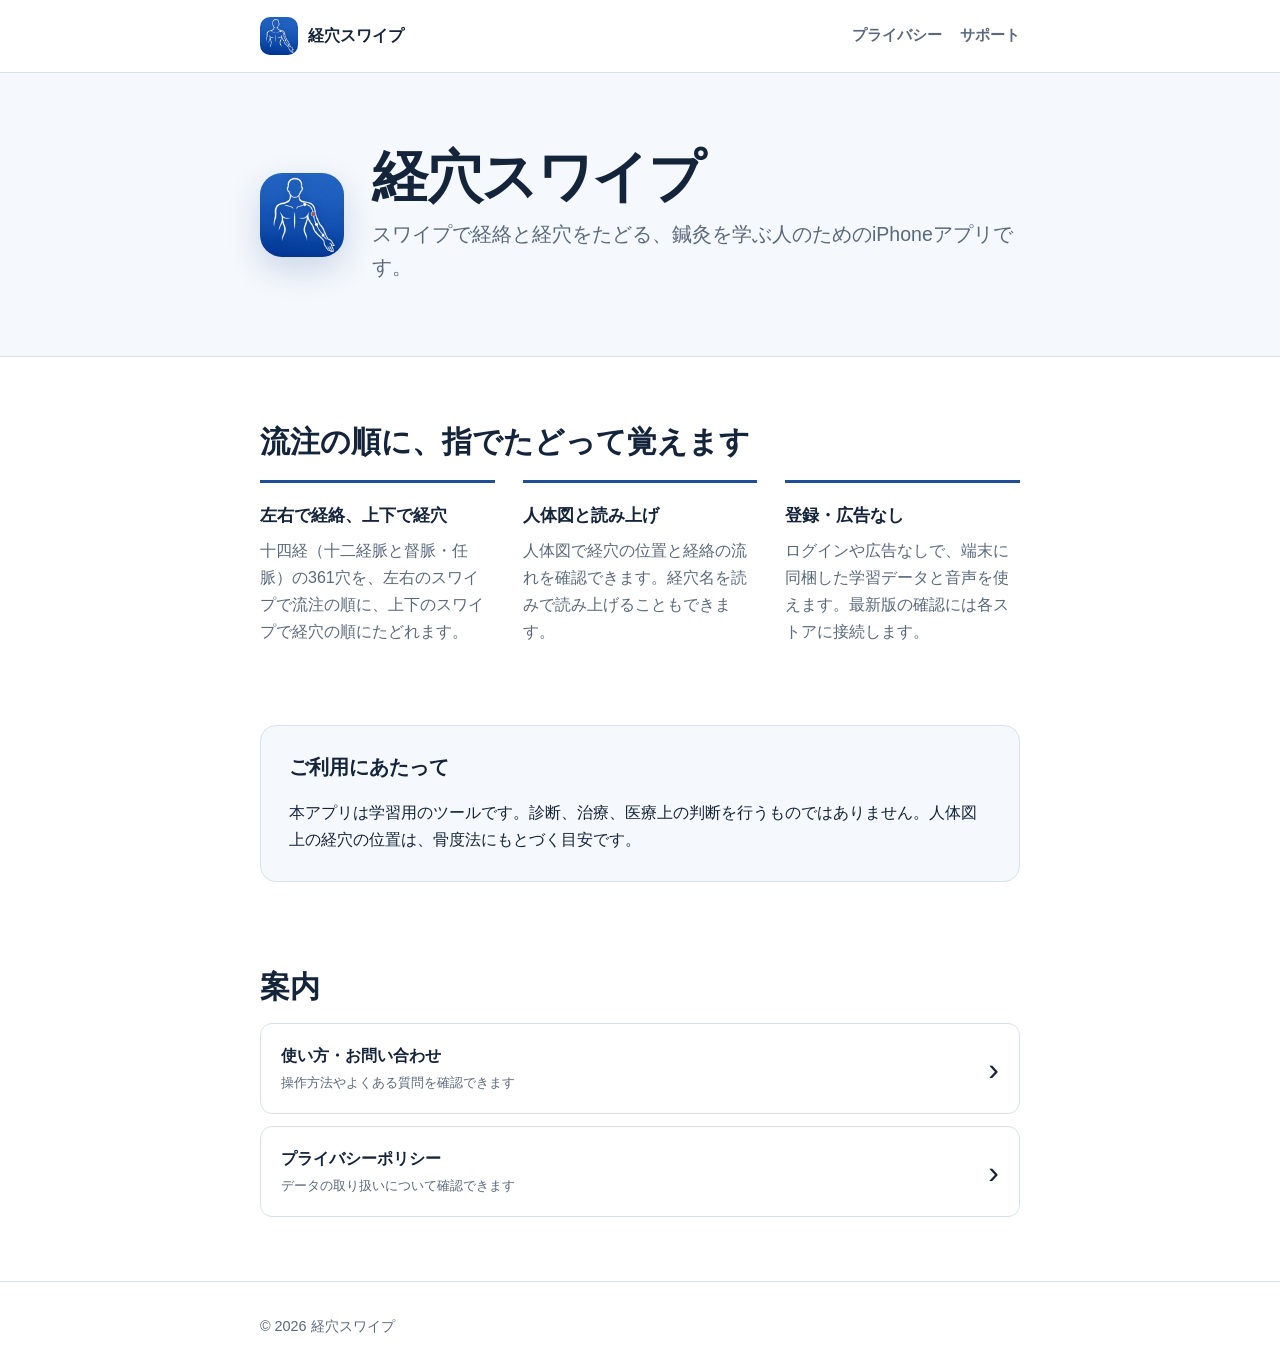
<file: index.html>
<!doctype html>
<html lang="ja">
  <head>
    <meta charset="utf-8">
    <meta name="viewport" content="width=device-width, initial-scale=1">
    <meta name="description" content="鍼灸を学ぶ人のためのiPhoneアプリ「経穴スワイプ」の公式案内ページです。">
    <meta name="theme-color" content="#1f4f99">
    <title>経穴スワイプ | 公式サポート</title>
    <link rel="icon" href="icon.png">
    <link rel="stylesheet" href="styles.css">
  </head>
  <body>
    <a class="skip-link" href="#main">本文へ移動</a>
    <header class="site-header">
      <div class="site-header__inner">
        <a class="brand" href="index.html" aria-label="経穴スワイプ トップページ">
          <img class="brand__mark" src="icon.png" alt="">
          <span>経穴スワイプ</span>
        </a>
        <nav aria-label="メインメニュー">
          <ul class="nav-list">
            <li><a href="privacy.html">プライバシー</a></li>
            <li><a href="support.html">サポート</a></li>
          </ul>
        </nav>
      </div>
    </header>

    <main id="main">
      <section class="hero" aria-labelledby="page-title">
        <div class="content hero__inner">
          <img class="app-mark" src="icon.png" alt="">
          <div>
            <h1 id="page-title">経穴スワイプ</h1>
            <p class="lead">スワイプで経絡と経穴をたどる、鍼灸を学ぶ人のためのiPhoneアプリです。</p>
          </div>
        </div>
      </section>

      <section class="content section" aria-labelledby="features-title">
        <h2 id="features-title">流注の順に、指でたどって覚えます</h2>
        <div class="feature-list">
          <article>
            <h3>左右で経絡、上下で経穴</h3>
            <p>十四経（十二経脈と督脈・任脈）の361穴を、左右のスワイプで流注の順に、上下のスワイプで経穴の順にたどれます。</p>
          </article>
          <article>
            <h3>人体図と読み上げ</h3>
            <p>人体図で経穴の位置と経絡の流れを確認できます。経穴名を読みで読み上げることもできます。</p>
          </article>
          <article>
            <h3>登録・広告なし</h3>
            <p>ログインや広告なしで、端末に同梱した学習データと音声を使えます。最新版の確認には各ストアに接続します。</p>
          </article>
        </div>
      </section>

      <section class="content notice" aria-labelledby="notice-title">
        <h2 id="notice-title">ご利用にあたって</h2>
        <p>本アプリは学習用のツールです。診断、治療、医療上の判断を行うものではありません。人体図上の経穴の位置は、骨度法にもとづく目安です。</p>
      </section>

      <section class="content section links" aria-labelledby="links-title">
        <h2 id="links-title">案内</h2>
        <a class="link-card" href="support.html">
          <span>
            <strong>使い方・お問い合わせ</strong>
            <small>操作方法やよくある質問を確認できます</small>
          </span>
          <span aria-hidden="true">›</span>
        </a>
        <a class="link-card" href="privacy.html">
          <span>
            <strong>プライバシーポリシー</strong>
            <small>データの取り扱いについて確認できます</small>
          </span>
          <span aria-hidden="true">›</span>
        </a>
      </section>
    </main>

    <footer class="site-footer">
      <div class="content">
        <p>© 2026 経穴スワイプ</p>
      </div>
    </footer>
  </body>
</html>
</file>
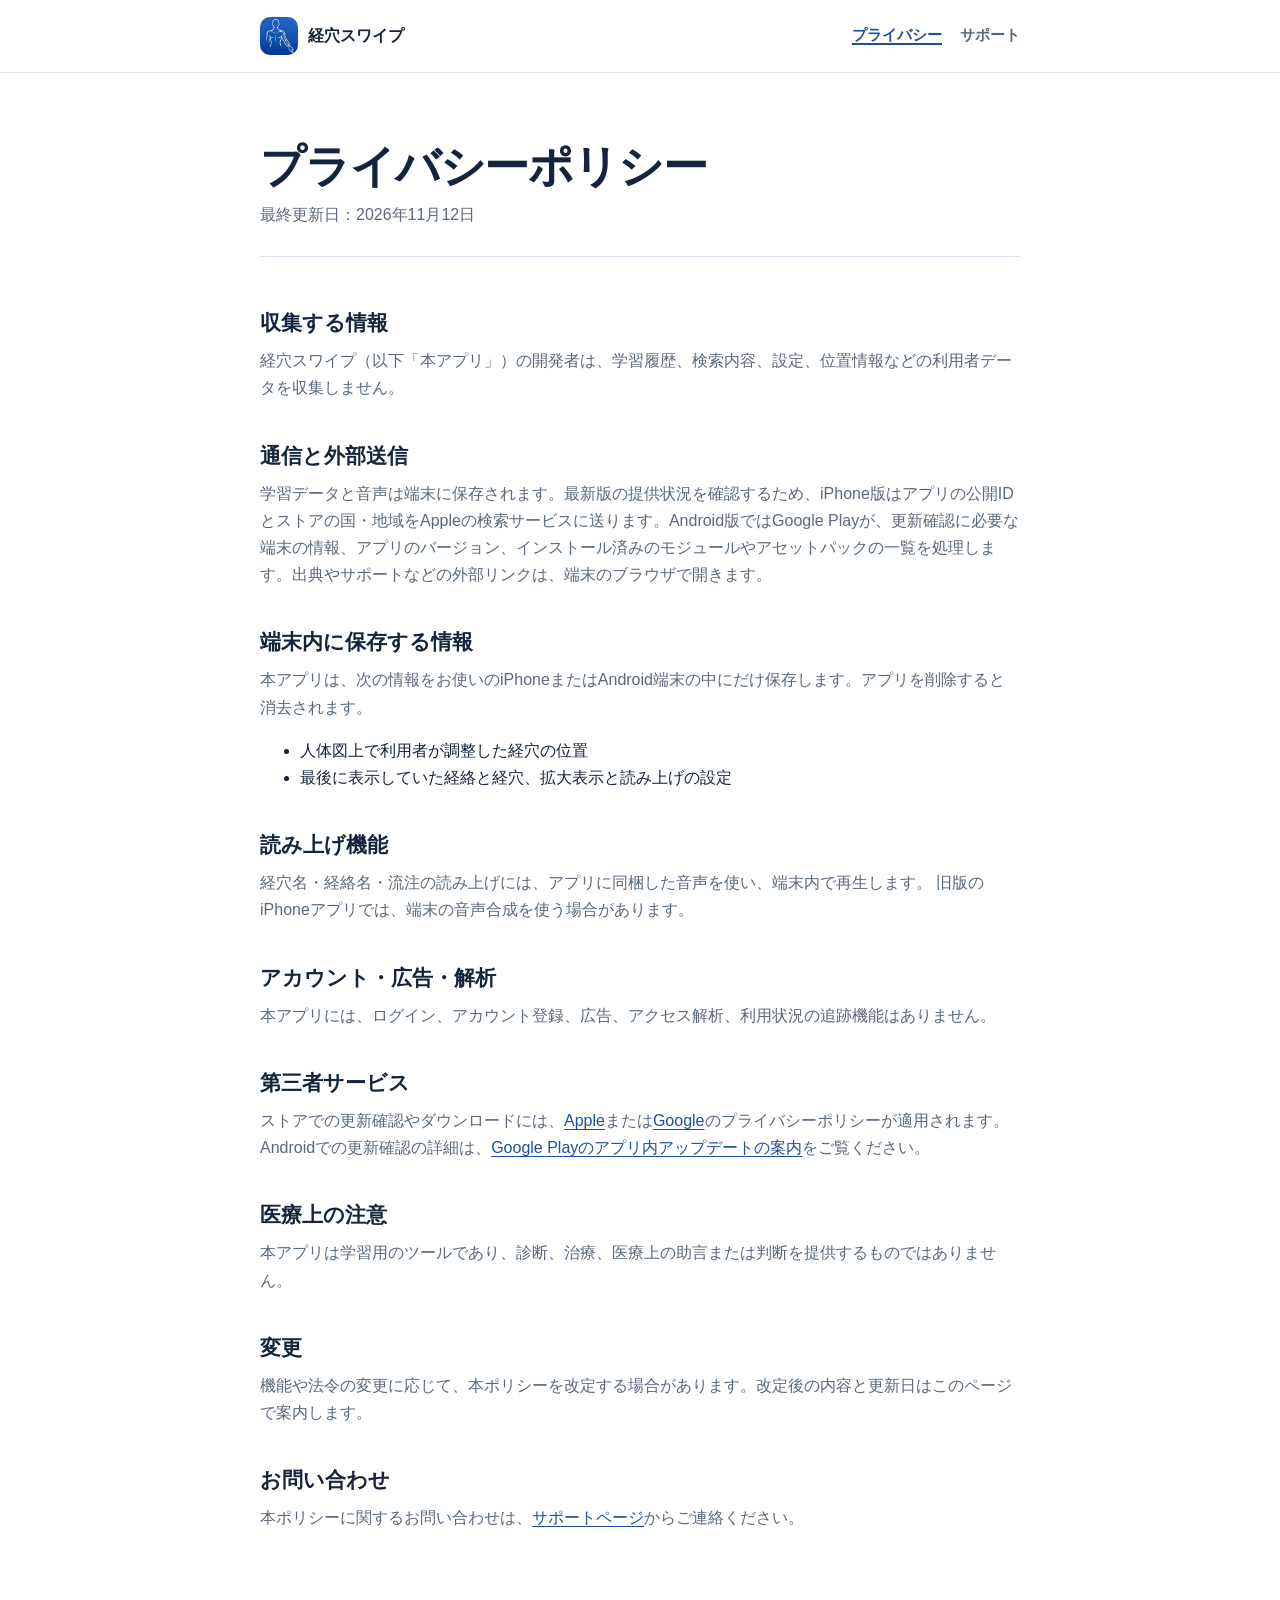
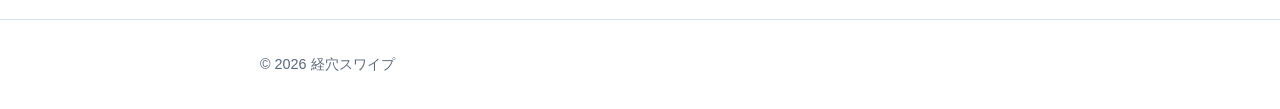
<file: privacy.html>
<!doctype html>
<html lang="ja">
  <head>
    <meta charset="utf-8">
    <meta name="viewport" content="width=device-width, initial-scale=1">
    <meta name="description" content="経穴スワイプのプライバシーポリシーです。">
    <meta name="theme-color" content="#1f4f99">
    <title>プライバシーポリシー | 経穴スワイプ</title>
    <link rel="icon" href="icon.png">
    <link rel="stylesheet" href="styles.css">
  </head>
  <body>
    <a class="skip-link" href="#main">本文へ移動</a>
    <header class="site-header">
      <div class="site-header__inner">
        <a class="brand" href="index.html" aria-label="経穴スワイプ トップページ">
          <img class="brand__mark" src="icon.png" alt="">
          <span>経穴スワイプ</span>
        </a>
        <nav aria-label="メインメニュー">
          <ul class="nav-list">
            <li><a href="privacy.html" aria-current="page">プライバシー</a></li>
            <li><a href="support.html">サポート</a></li>
          </ul>
        </nav>
      </div>
    </header>

    <main id="main" class="content document">
      <header class="document__header">
        <h1>プライバシーポリシー</h1>
        <p>最終更新日：2026年11月12日</p>
      </header>

      <section>
        <h2>収集する情報</h2>
        <p>経穴スワイプ（以下「本アプリ」）の開発者は、学習履歴、検索内容、設定、位置情報などの利用者データを収集しません。</p>
      </section>

      <section>
        <h2>通信と外部送信</h2>
        <p>学習データと音声は端末に保存されます。最新版の提供状況を確認するため、iPhone版はアプリの公開IDとストアの国・地域をAppleの検索サービスに送ります。Android版ではGoogle Playが、更新確認に必要な端末の情報、アプリのバージョン、インストール済みのモジュールやアセットパックの一覧を処理します。出典やサポートなどの外部リンクは、端末のブラウザで開きます。</p>
      </section>

      <section>
        <h2>端末内に保存する情報</h2>
        <p>本アプリは、次の情報をお使いのiPhoneまたはAndroid端末の中にだけ保存します。アプリを削除すると消去されます。</p>
        <ul>
          <li>人体図上で利用者が調整した経穴の位置</li>
          <li>最後に表示していた経絡と経穴、拡大表示と読み上げの設定</li>
        </ul>
      </section>

      <section>
        <h2>読み上げ機能</h2>
        <p>経穴名・経絡名・流注の読み上げには、アプリに同梱した音声を使い、端末内で再生します。 旧版のiPhoneアプリでは、端末の音声合成を使う場合があります。</p>
      </section>

      <section>
        <h2>アカウント・広告・解析</h2>
        <p>本アプリには、ログイン、アカウント登録、広告、アクセス解析、利用状況の追跡機能はありません。</p>
      </section>

      <section>
        <h2>第三者サービス</h2>
        <p>ストアでの更新確認やダウンロードには、<a href="https://www.apple.com/jp/legal/privacy/">Apple</a>または<a href="https://policies.google.com/privacy?hl=ja">Google</a>のプライバシーポリシーが適用されます。Androidでの更新確認の詳細は、<a href="https://developer.android.com/guide/playcore/in-app-updates?hl=ja">Google Playのアプリ内アップデートの案内</a>をご覧ください。</p>
      </section>

      <section>
        <h2>医療上の注意</h2>
        <p>本アプリは学習用のツールであり、診断、治療、医療上の助言または判断を提供するものではありません。</p>
      </section>

      <section>
        <h2>変更</h2>
        <p>機能や法令の変更に応じて、本ポリシーを改定する場合があります。改定後の内容と更新日はこのページで案内します。</p>
      </section>

      <section>
        <h2>お問い合わせ</h2>
        <p>本ポリシーに関するお問い合わせは、<a href="support.html#contact">サポートページ</a>からご連絡ください。</p>
      </section>
    </main>

    <footer class="site-footer">
      <div class="content">
        <p>© 2026 経穴スワイプ</p>
      </div>
    </footer>
  </body>
</html>
</file>
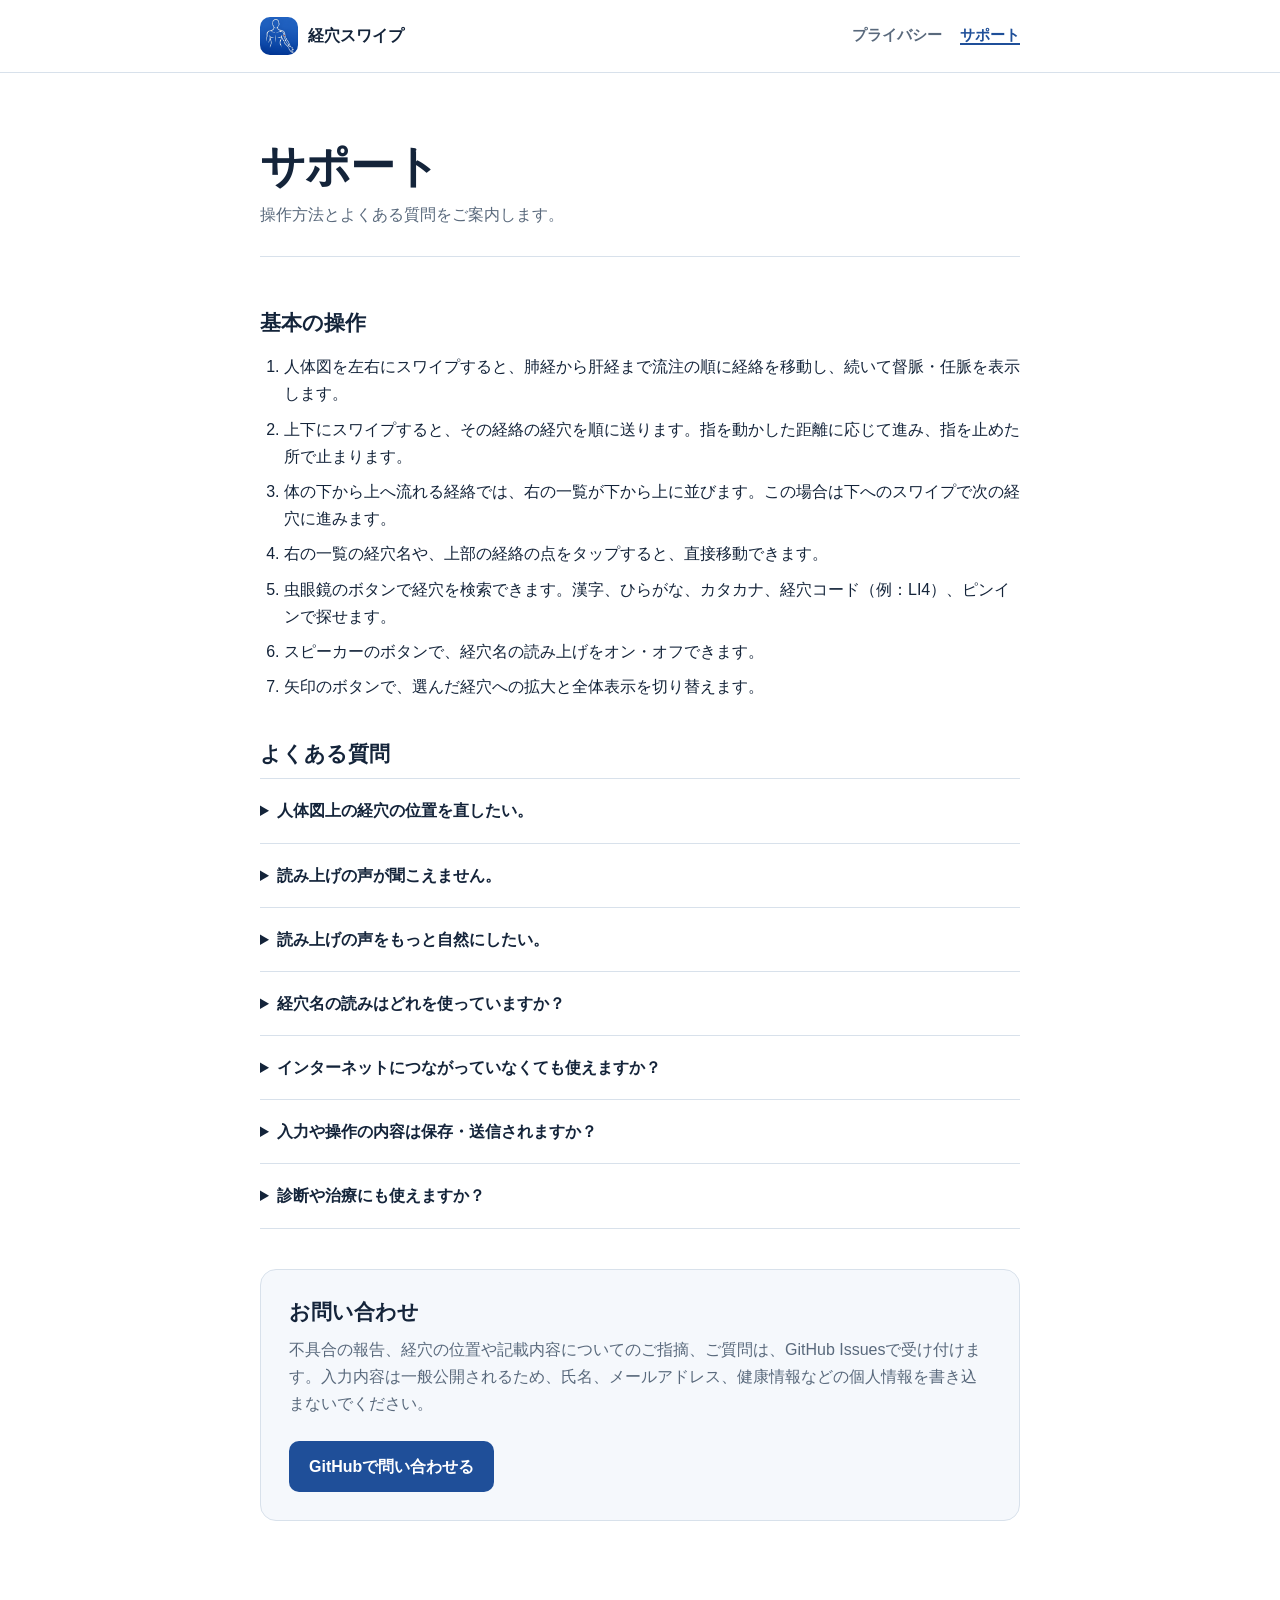
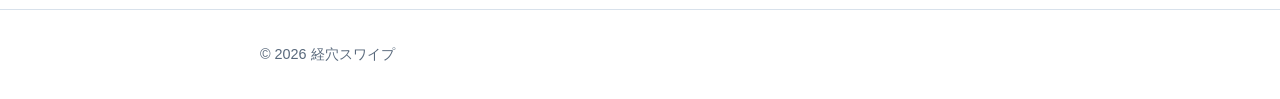
<file: support.html>
<!doctype html>
<html lang="ja">
  <head>
    <meta charset="utf-8">
    <meta name="viewport" content="width=device-width, initial-scale=1">
    <meta name="description" content="経穴スワイプの操作方法、よくある質問、お問い合わせ窓口です。">
    <meta name="theme-color" content="#1f4f99">
    <title>サポート | 経穴スワイプ</title>
    <link rel="icon" href="icon.png">
    <link rel="stylesheet" href="styles.css">
  </head>
  <body>
    <a class="skip-link" href="#main">本文へ移動</a>
    <header class="site-header">
      <div class="site-header__inner">
        <a class="brand" href="index.html" aria-label="経穴スワイプ トップページ">
          <img class="brand__mark" src="icon.png" alt="">
          <span>経穴スワイプ</span>
        </a>
        <nav aria-label="メインメニュー">
          <ul class="nav-list">
            <li><a href="privacy.html">プライバシー</a></li>
            <li><a href="support.html" aria-current="page">サポート</a></li>
          </ul>
        </nav>
      </div>
    </header>

    <main id="main" class="content document">
      <header class="document__header">
        <h1>サポート</h1>
        <p>操作方法とよくある質問をご案内します。</p>
      </header>

      <section>
        <h2>基本の操作</h2>
        <ol class="steps">
          <li>人体図を左右にスワイプすると、肺経から肝経まで流注の順に経絡を移動し、続いて督脈・任脈を表示します。</li>
          <li>上下にスワイプすると、その経絡の経穴を順に送ります。指を動かした距離に応じて進み、指を止めた所で止まります。</li>
          <li>体の下から上へ流れる経絡では、右の一覧が下から上に並びます。この場合は下へのスワイプで次の経穴に進みます。</li>
          <li>右の一覧の経穴名や、上部の経絡の点をタップすると、直接移動できます。</li>
          <li>虫眼鏡のボタンで経穴を検索できます。漢字、ひらがな、カタカナ、経穴コード（例：LI4）、ピンインで探せます。</li>
          <li>スピーカーのボタンで、経穴名の読み上げをオン・オフできます。</li>
          <li>矢印のボタンで、選んだ経穴への拡大と全体表示を切り替えます。</li>
        </ol>
      </section>

      <section>
        <h2>よくある質問</h2>
        <div class="faq-list">
          <details>
            <summary>人体図上の経穴の位置を直したい。</summary>
            <p>経穴カードの歯車ボタンから、人体図上の点を指で動かして保存できます。「初期位置に戻す」でいつでも元に戻せます。調整した位置はお使いのiPhoneの中にだけ保存されます。</p>
          </details>
          <details>
            <summary>読み上げの声が聞こえません。</summary>
            <p>スピーカーのボタンがオンになっているか確認し、iPhoneの音量ボタンで音量を上げてください。読み上げはスワイプを止めたあとに始まります。</p>
          </details>
          <details>
            <summary>読み上げの声をもっと自然にしたい。</summary>
            <p>iPhoneの「設定」→「アクセシビリティ」→「読み上げコンテンツ」→「声」→「日本語」で高音質の声をダウンロードすると、本アプリでも自動でその声を使います。</p>
          </details>
          <details>
            <summary>経穴名の読みはどれを使っていますか？</summary>
            <p>標準の読みを表示し、読み上げにも使います。別の読み方がある一部の経穴は、表示で括弧内に併記しています。</p>
          </details>
          <details>
            <summary>インターネットにつながっていなくても使えますか？</summary>
            <p>はい。学習データと読み上げ音声は端末に入っています。最新版を確認して更新するにはインターネット接続が必要です。</p>
          </details>
          <details>
            <summary>入力や操作の内容は保存・送信されますか？</summary>
            <p>経穴の位置の調整と表示の設定だけをiPhoneの中に保存します。外部へ送信することはありません。</p>
          </details>
          <details>
            <summary>診断や治療にも使えますか？</summary>
            <p>本アプリは学習用のツールです。診断、治療、医療上の判断には使用できません。</p>
          </details>
        </div>
      </section>

      <section id="contact" class="contact-panel" aria-labelledby="contact-title">
        <h2 id="contact-title">お問い合わせ</h2>
        <p>不具合の報告、経穴の位置や記載内容についてのご指摘、ご質問は、GitHub Issuesで受け付けます。入力内容は一般公開されるため、氏名、メールアドレス、健康情報などの個人情報を書き込まないでください。</p>
        <!-- CONTACT_LINK: 公開窓口を変更する場合は、次のhrefと表示文を差し替えてください。 -->
        <a class="button" href="https://github.com/satoshihasegawa/keiketsu-swipe-support/issues/new" target="_blank" rel="noopener noreferrer">GitHubで問い合わせる</a>
      </section>
    </main>

    <footer class="site-footer">
      <div class="content">
        <p>© 2026 経穴スワイプ</p>
      </div>
    </footer>
  </body>
</html>
</file>
<file: styles.css>
:root {
  color-scheme: light;
  --background: #ffffff;
  --surface: #f5f8fc;
  --surface-strong: #e9f0f8;
  --text: #14243a;
  --muted: #59697c;
  --border: #d8e1eb;
  --accent: #1f4f99;
  --accent-hover: #173d78;
  --focus: #e59b18;
  --max-width: 760px;
  font-family: -apple-system, BlinkMacSystemFont, "Hiragino Sans", "Yu Gothic UI", "Yu Gothic", sans-serif;
  line-height: 1.7;
}

* {
  box-sizing: border-box;
}

html {
  scroll-behavior: smooth;
}

body {
  margin: 0;
  min-width: 320px;
  background: var(--background);
  color: var(--text);
  font-size: 16px;
  -webkit-text-size-adjust: 100%;
}

a {
  color: var(--accent);
  text-underline-offset: 0.2em;
}

a:hover {
  color: var(--accent-hover);
}

a:focus-visible,
summary:focus-visible {
  outline: 3px solid var(--focus);
  outline-offset: 4px;
  border-radius: 4px;
}

.skip-link {
  position: fixed;
  top: 8px;
  left: 8px;
  z-index: 10;
  transform: translateY(-150%);
  opacity: 0;
  pointer-events: none;
  padding: 10px 14px;
  border-radius: 8px;
  background: var(--accent);
  color: #ffffff;
  white-space: nowrap;
}

.skip-link:focus-visible {
  transform: translateY(0);
  opacity: 1;
  pointer-events: auto;
}

.content,
.site-header__inner {
  width: min(100% - 40px, var(--max-width));
  margin-inline: auto;
}

.site-header {
  border-bottom: 1px solid var(--border);
  background: rgba(255, 255, 255, 0.98);
}

.site-header__inner {
  display: flex;
  align-items: center;
  justify-content: space-between;
  gap: 24px;
  min-height: 72px;
}

.brand {
  display: inline-flex;
  align-items: center;
  gap: 10px;
  color: var(--text);
  font-weight: 750;
  text-decoration: none;
}

.brand__mark,
.app-mark {
  display: grid;
  place-items: center;
  flex: 0 0 auto;
  background: var(--accent);
  color: #ffffff;
  font-weight: 800;
}

.brand__mark {
  width: 38px;
  height: 38px;
  border-radius: 10px;
}

.app-mark {
  width: 84px;
  height: 84px;
  border-radius: 22px;
  font-size: 2rem;
  box-shadow: 0 12px 32px rgba(31, 79, 153, 0.2);
}

.nav-list {
  display: flex;
  gap: 18px;
  margin: 0;
  padding: 0;
  list-style: none;
}

.nav-list a {
  display: block;
  padding-block: 8px;
  color: var(--muted);
  font-size: 0.92rem;
  font-weight: 650;
  text-decoration: none;
}

.nav-list a[aria-current="page"],
.nav-list a:hover {
  color: var(--accent);
  text-decoration: underline;
  text-decoration-thickness: 2px;
}

.hero {
  border-bottom: 1px solid var(--border);
  background: var(--surface);
}

.hero__inner {
  display: flex;
  align-items: center;
  gap: 28px;
  padding-block: 72px;
}

h1,
h2,
h3,
p {
  margin-top: 0;
}

h1 {
  margin-bottom: 8px;
  font-size: clamp(2rem, 7vw, 3.5rem);
  line-height: 1.16;
  letter-spacing: -0.025em;
}

h2 {
  margin-bottom: 18px;
  font-size: clamp(1.45rem, 5vw, 1.9rem);
  line-height: 1.35;
}

h3 {
  margin-bottom: 6px;
  font-size: 1.08rem;
}

.lead {
  max-width: 34em;
  margin-bottom: 0;
  color: var(--muted);
  font-size: clamp(1.05rem, 3vw, 1.22rem);
}

.section {
  padding-block: 64px;
}

.feature-list {
  display: grid;
  grid-template-columns: repeat(3, 1fr);
  gap: 28px;
}

.feature-list article {
  border-top: 3px solid var(--accent);
  padding-top: 18px;
}

.feature-list p,
.document__header p,
.document section p,
.links small,
.site-footer {
  color: var(--muted);
}

.notice {
  margin-bottom: 20px;
  padding: 28px;
  border: 1px solid var(--border);
  border-radius: 16px;
  background: var(--surface);
}

.notice h2 {
  font-size: 1.22rem;
}

.notice p {
  margin-bottom: 0;
}

.links {
  display: grid;
  gap: 12px;
}

.links h2 {
  margin-bottom: 4px;
}

.link-card {
  display: flex;
  align-items: center;
  justify-content: space-between;
  gap: 20px;
  min-height: 88px;
  padding: 18px 20px;
  border: 1px solid var(--border);
  border-radius: 12px;
  color: var(--text);
  text-decoration: none;
}

.link-card:hover {
  border-color: var(--accent);
  color: var(--accent);
  background: var(--surface);
}

.link-card strong,
.link-card small {
  display: block;
}

.link-card small {
  margin-top: 3px;
}

.link-card > span:last-child {
  font-size: 2rem;
  line-height: 1;
}

.document {
  padding-block: 68px 88px;
}

.document__header {
  margin-bottom: 52px;
  padding-bottom: 28px;
  border-bottom: 1px solid var(--border);
}

.document__header h1 {
  font-size: clamp(2rem, 7vw, 2.8rem);
}

.document section + section {
  margin-top: 40px;
}

.document section h2 {
  margin-bottom: 10px;
  font-size: 1.3rem;
}

.document section p:last-child,
.document__header p:last-child {
  margin-bottom: 0;
}

.steps {
  padding-left: 1.5em;
}

.steps li + li {
  margin-top: 8px;
}

.callout {
  margin-top: 24px;
  padding: 18px 20px;
  border-left: 4px solid var(--accent);
  background: var(--surface);
}

.faq-list {
  border-top: 1px solid var(--border);
}

details {
  border-bottom: 1px solid var(--border);
}

summary {
  cursor: pointer;
  padding-block: 18px;
  font-weight: 700;
}

details p {
  padding: 0 0 18px 24px;
}

.contact-panel {
  padding: 28px;
  border: 1px solid var(--border);
  border-radius: 16px;
  background: var(--surface);
}

.button {
  display: inline-flex;
  align-items: center;
  justify-content: center;
  min-height: 48px;
  margin-top: 8px;
  padding: 12px 20px;
  border-radius: 10px;
  background: var(--accent);
  color: #ffffff;
  font-weight: 750;
  text-decoration: none;
}

.button:hover {
  background: var(--accent-hover);
  color: #ffffff;
}

.site-footer {
  padding-block: 32px;
  border-top: 1px solid var(--border);
  font-size: 0.9rem;
}

.site-footer p {
  margin: 0;
}

@media (max-width: 640px) {
  .content,
  .site-header__inner {
    width: min(100% - 28px, var(--max-width));
  }

  .site-header__inner {
    align-items: flex-start;
    flex-direction: column;
    gap: 4px;
    padding-block: 14px;
  }

  .nav-list {
    gap: 20px;
  }

  .hero__inner {
    align-items: flex-start;
    flex-direction: column;
    gap: 24px;
    padding-block: 52px;
  }

  .feature-list {
    grid-template-columns: 1fr;
  }

  .section {
    padding-block: 48px;
  }

  .notice,
  .contact-panel {
    padding: 22px;
  }

  .document {
    padding-block: 48px 64px;
  }

  .document__header {
    margin-bottom: 40px;
  }

  .button {
    width: 100%;
  }
}

@media (prefers-reduced-motion: reduce) {
  html {
    scroll-behavior: auto;
  }
}

img.brand__mark,
img.app-mark {
  display: block;
  object-fit: cover;
}
</file>
